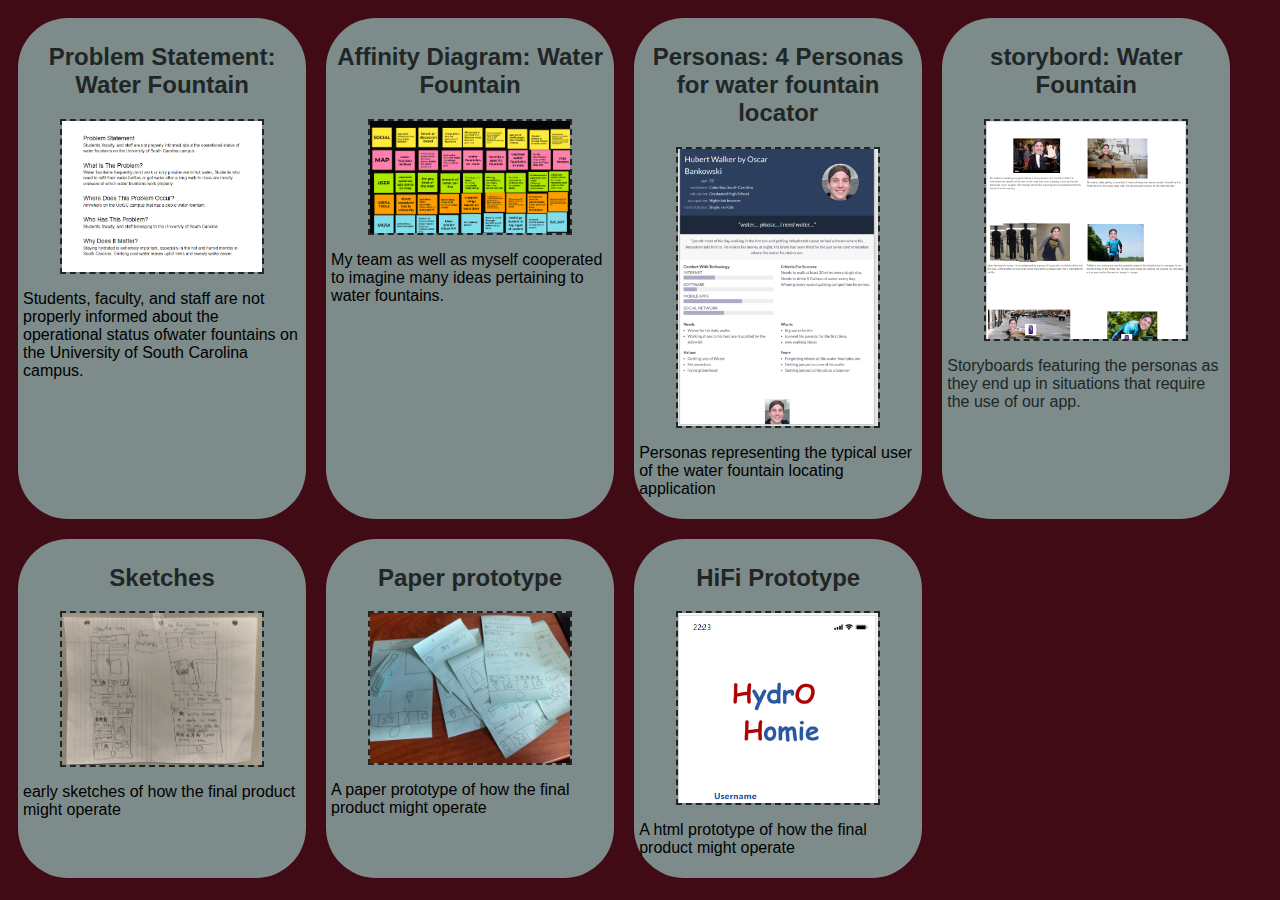
<file: index.html>
<!DOCTYPE html>
<html>
    <head>
        <title>CSCE 190: Oscar Bankowski</title>
        <link rel="stylesheet" href="styles.css">
    </head>
<body>
    <div class="assignments">
<!-- Problem Statement Assignment-->
<section class="assignment">
    <a href="PDFS/CSCE190_Team.pdf"><h2>Problem Statement: Water Fountain</h2>
    <img src="images/problem statement.png"></a>
    <section class="ass-details">
        <a href="PDFS/CSCE190_Team.pdf"></a>
        <p>Students, faculty, and staff are not properly informed about the operational status ofwater fountains on the University of South Carolina campus.</p>
    </section>
    </section>
    
        <section class="assignment">
            <a href="PDFS/CockJam.pdf"><h2>Affinity Diagram: Water Fountain</h2>
            <img src="images/Affinity Diagram.png"></a>
            <section class="ass-details">
                <a href="PDFS/CSCE190_Team.pdf"></a>
                <p> My team as well as myself cooperated to imagine many ideas pertaining to water fountains.</p>
            </section>
            </section>

    
<section class="assignment">
    <a href="PDFS/CSCE190_Team.pdf"><h2>Personas: 4 Personas for water fountain locator</h2></a>
    <a href="PDFS/CockjavaPersonas.pdf"><img src="images/CJP.png"></a>
    
          
        <p> Personas representing the typical user of the water fountain locating application</p>
              
        </section>

        <section class="assignment">
            <a href="PDFS/output.pdf"><h2>storybord: Water Fountain</h2></a>
            <a href="PDFS/output.pdf"><img src="images/storybord.png"></a>
            <section class="ass-details">
                </a>  <a href="PDFS/CSCE190_Team.pdf">
                <p> Storyboards featuring the personas as they end up in situations that require the use of our app.</p>
            </section>
            </section>
            <section class="assignment">
                <h2>Sketches</h2>
                <a href="PDFS/sketches.pdf"><img src="images/sketch3es.png"></a>
                 <section class="ass-details">
                    <a href="PDFS/sketches.pdf"></a>
                    <p> early sketches of how the final product might operate</p>
                           </section>
                    </section>
          
                    <section class="assignment">
                        <a href="https://www.youtube.com/watch?v=fXGay5eEJx8"><h2>Paper prototype</h2></a>
                        <a href="https://www.youtube.com/watch?v=fXGay5eEJx8"><img src="images/papel.jpg"></a>
                         <section class="ass-details">
                            <a href="https://www.youtube.com/watch?v=fXGay5eEJx8"></a>
                            <p> A paper prototype of how the final product might operate</p>
                                   </section>
                            </section>
                       

                        <section class="assignment">
                            <a href="https://rleboeu.github.io/hifi-proto/fullscreen.html"><h2>HiFi Prototype</h2></a>
                            <a href="https://rleboeu.github.io/hifi-proto/fullscreen.html"><img src="images/hifi.png"></a>
                             <section class="ass-details">
                                
                                <p> A html prototype of how the final product might operate</p>
                                       </section>
                                </section>
                            </div>
    </body>
</html>
</file>
<file: styles.css>
body{
    background:#400B15;
    font-family:Arial, Helvetica, sans-serif;
}

.assignments {
    display: flex;
    flex-wrap: wrap;
}

.assignment{
    width: 22%
    ;
    padding:5px;
    margin:5px;
    margin: 10px;
    padding: 20px 10;
    background:#7D8C8B;
    border-radius: 50px;
}

.assignment img {
    width:200px;
    margin: 10px;
    border:2px dashed #202626;
    display: block;
    margin:auto;
}
h1 {
    color: #202626;
    text-align: center;
}
h2{
   text-align: center; 
}
a {
    text-decoration:none;
    color:#202626;
}
</file>
